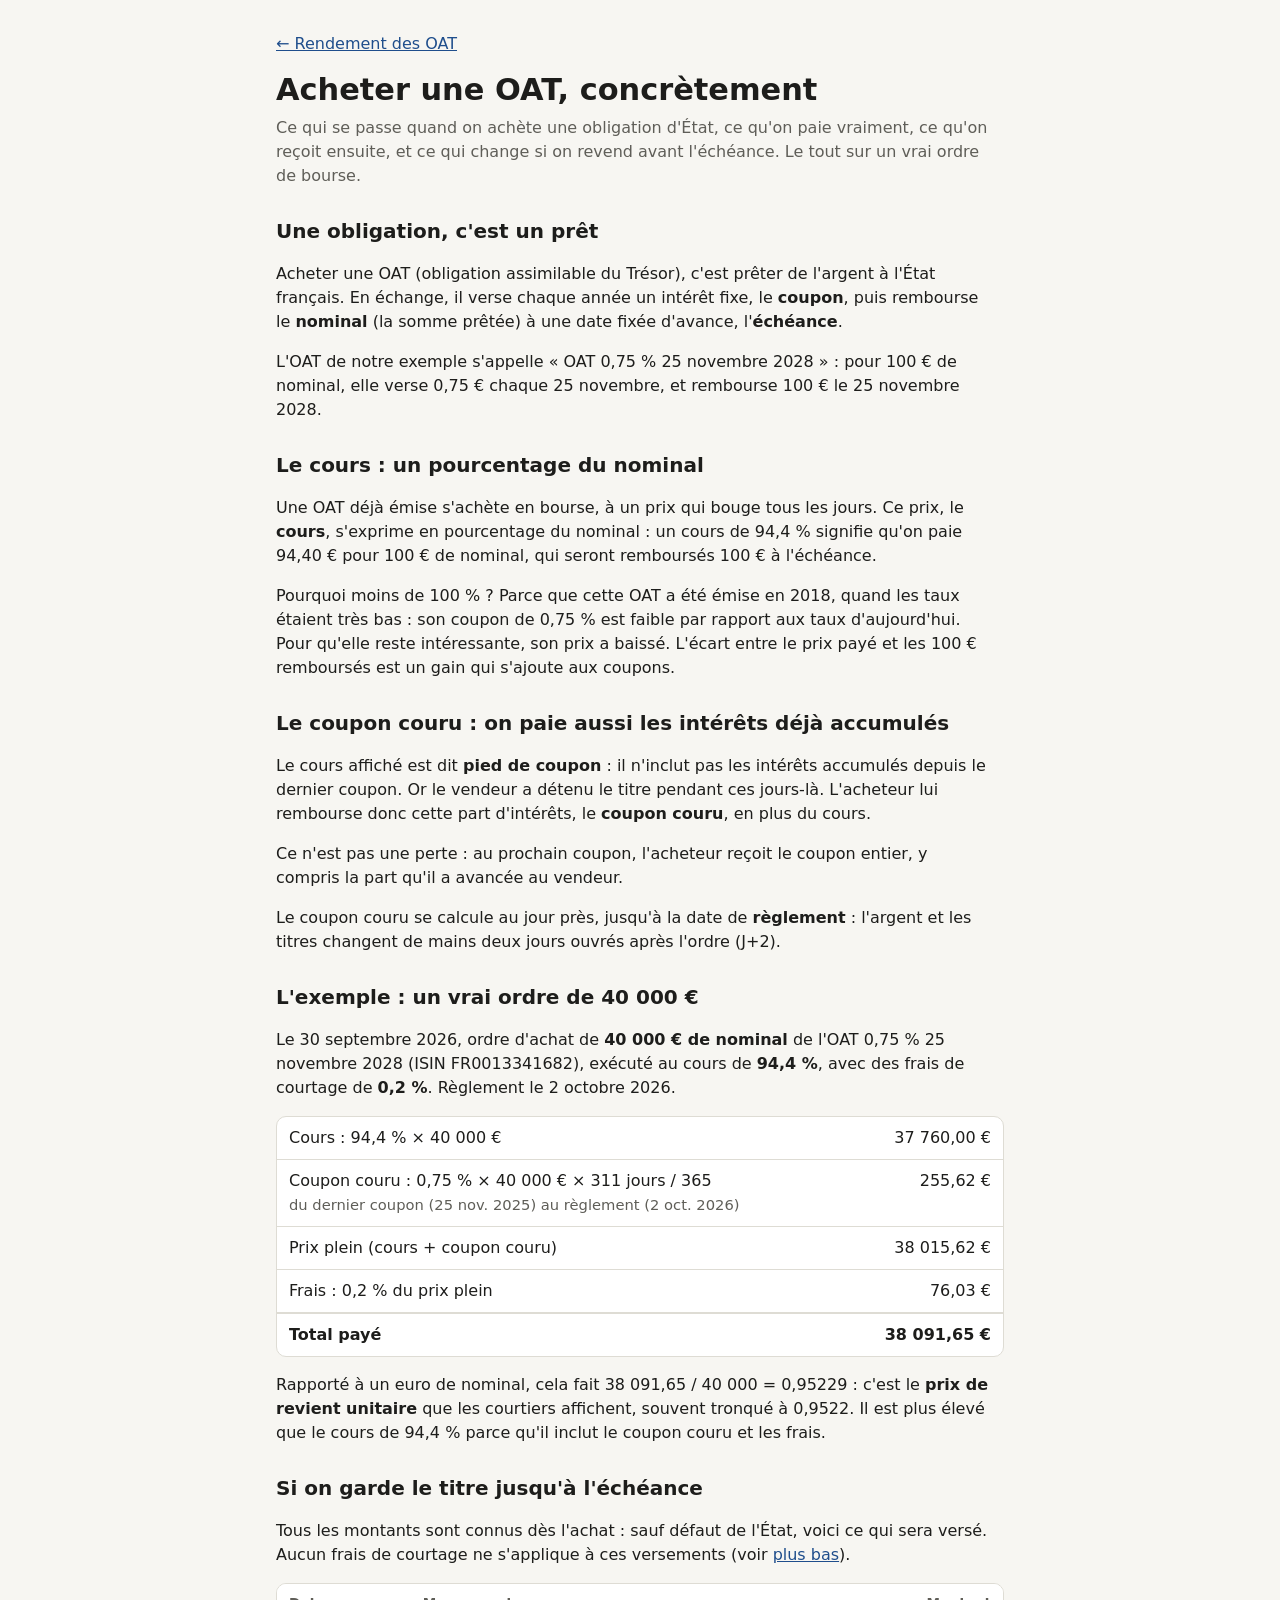
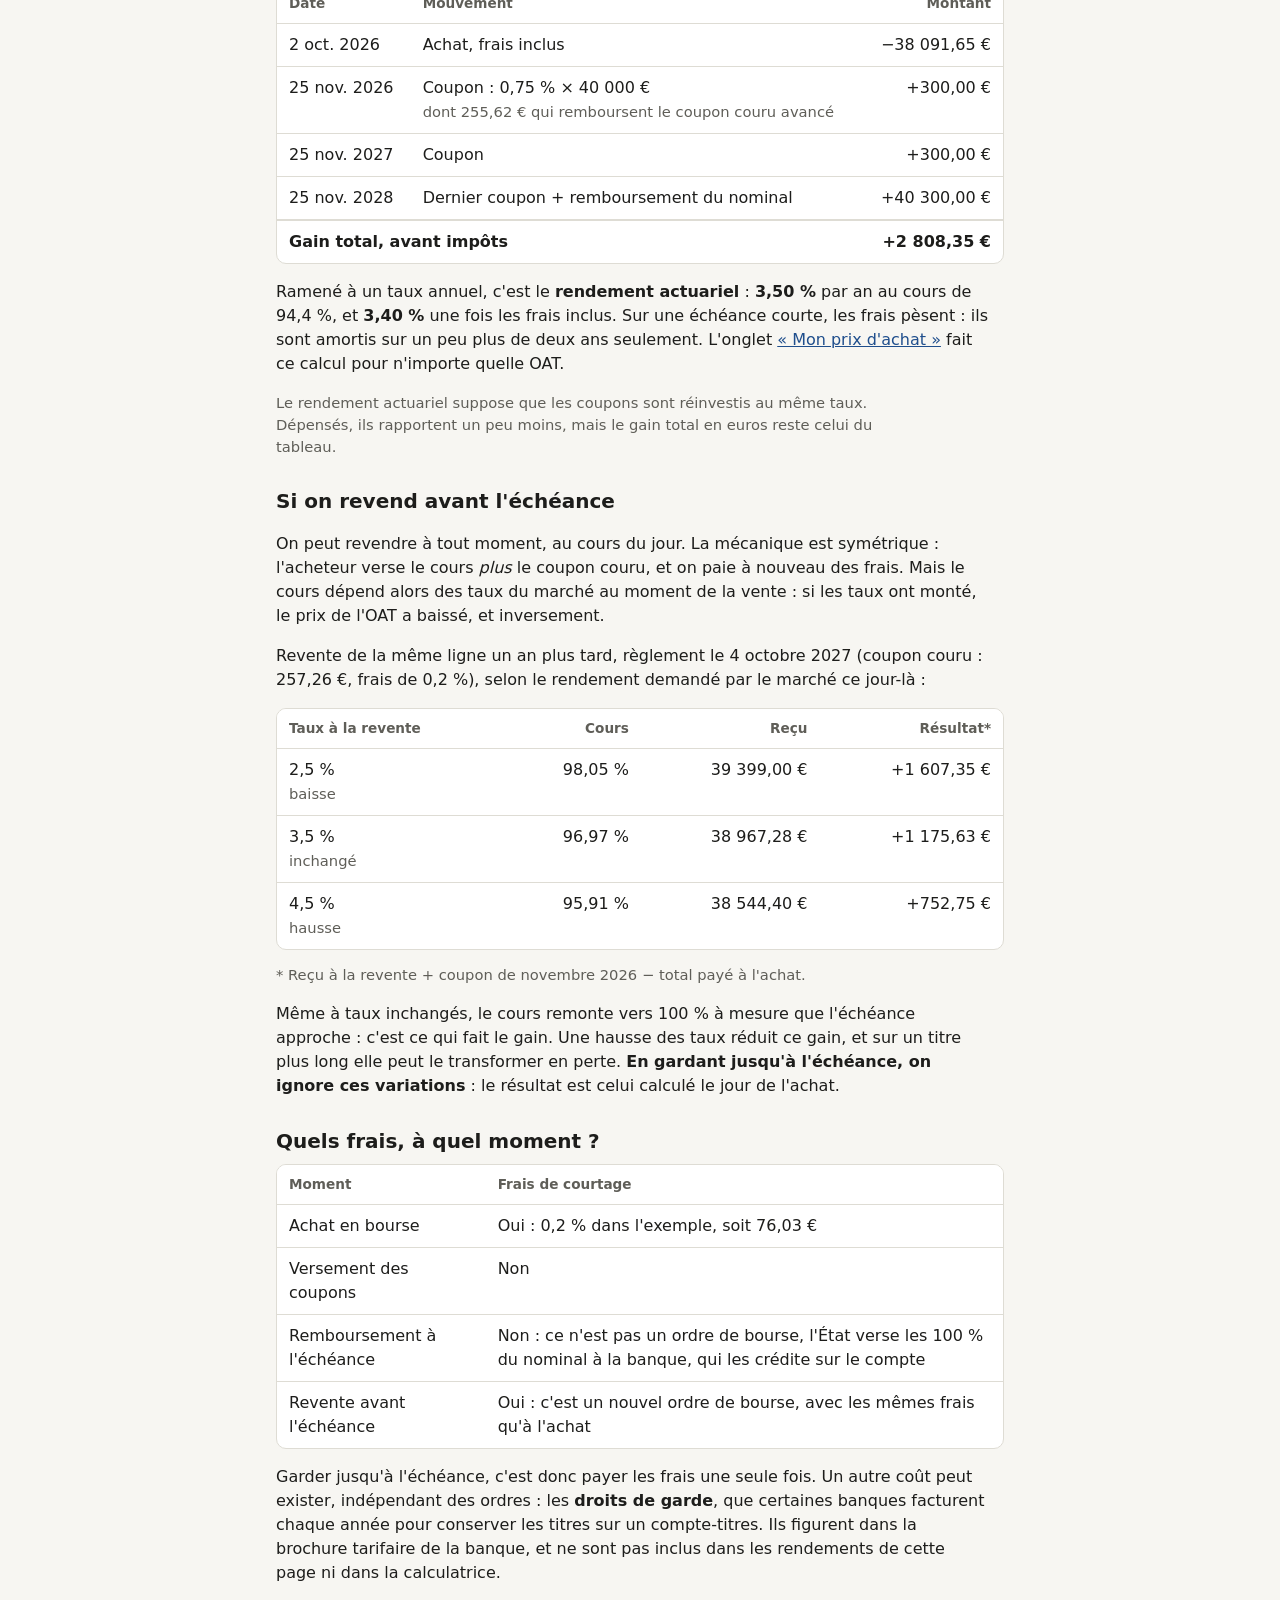
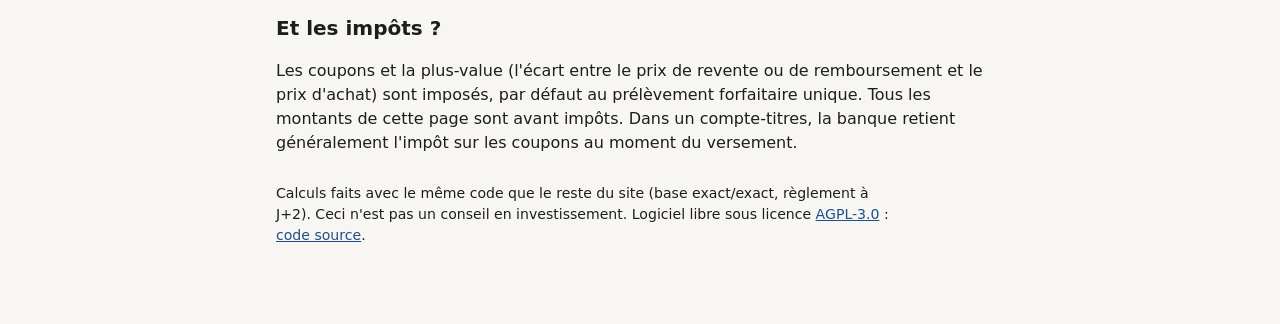
<file: site/comprendre.html>
<!doctype html>
<!-- Copyright (C) 2026 Thomas Pourbaix
     SPDX-License-Identifier: AGPL-3.0-only -->
<html lang="fr">
<head>
<meta charset="utf-8">
<meta name="viewport" content="width=device-width, initial-scale=1">
<title>Comprendre les OAT</title>
<meta name="description" content="Acheter, garder et revendre une obligation d'État, expliqué sur un vrai ordre de bourse : cours, coupon couru, frais, coupons, remboursement, rendement.">
<link rel="stylesheet" href="style.css">
</head>
<body>
<main class="explainer">
  <p class="back"><a href="./">← Rendement des OAT</a></p>
  <header>
    <h1>Acheter une OAT, concrètement</h1>
    <p class="lede">Ce qui se passe quand on achète une obligation d'État, ce qu'on paie vraiment, ce qu'on reçoit ensuite, et ce qui change si on revend avant l'échéance. Le tout sur un vrai ordre de bourse.</p>
  </header>

  <section>
    <h2>Une obligation, c'est un prêt</h2>
    <p>Acheter une OAT (obligation assimilable du Trésor), c'est prêter de l'argent à l'État français. En échange, il verse chaque année un intérêt fixe, le <strong>coupon</strong>, puis rembourse le <strong>nominal</strong> (la somme prêtée) à une date fixée d'avance, l'<strong>échéance</strong>.</p>
    <p>L'OAT de notre exemple s'appelle « OAT 0,75 % 25 novembre 2028 » : pour 100 € de nominal, elle verse 0,75 € chaque 25 novembre, et rembourse 100 € le 25 novembre 2028.</p>
  </section>

  <section>
    <h2>Le cours : un pourcentage du nominal</h2>
    <p>Une OAT déjà émise s'achète en bourse, à un prix qui bouge tous les jours. Ce prix, le <strong>cours</strong>, s'exprime en pourcentage du nominal : un cours de 94,4 % signifie qu'on paie 94,40 € pour 100 € de nominal, qui seront remboursés 100 € à l'échéance.</p>
    <p>Pourquoi moins de 100 % ? Parce que cette OAT a été émise en 2018, quand les taux étaient très bas : son coupon de 0,75 % est faible par rapport aux taux d'aujourd'hui. Pour qu'elle reste intéressante, son prix a baissé. L'écart entre le prix payé et les 100 € remboursés est un gain qui s'ajoute aux coupons.</p>
  </section>

  <section>
    <h2>Le coupon couru : on paie aussi les intérêts déjà accumulés</h2>
    <p>Le cours affiché est dit <strong>pied de coupon</strong> : il n'inclut pas les intérêts accumulés depuis le dernier coupon. Or le vendeur a détenu le titre pendant ces jours-là. L'acheteur lui rembourse donc cette part d'intérêts, le <strong>coupon couru</strong>, en plus du cours.</p>
    <p>Ce n'est pas une perte : au prochain coupon, l'acheteur reçoit le coupon entier, y compris la part qu'il a avancée au vendeur.</p>
    <p>Le coupon couru se calcule au jour près, jusqu'à la date de <strong>règlement</strong> : l'argent et les titres changent de mains deux jours ouvrés après l'ordre (J+2).</p>
  </section>

  <section id="exemple">
    <h2>L'exemple : un vrai ordre de 40 000 €</h2>
    <p>Le 30 septembre 2026, ordre d'achat de <strong>40 000 € de nominal</strong> de l'OAT 0,75 % 25 novembre 2028 (ISIN FR0013341682), exécuté au cours de <strong>94,4 %</strong>, avec des frais de courtage de <strong>0,2 %</strong>. Règlement le 2 octobre 2026.</p>
    <div class="table-wrap">
      <table class="example">
        <tbody>
          <tr><td>Cours : 94,4 % × 40&nbsp;000 €</td><td class="num">37&nbsp;760,00 €</td></tr>
          <tr><td>Coupon couru : 0,75 % × 40&nbsp;000 € × 311 jours / 365<br><span class="muted">du dernier coupon (25 nov. 2025) au règlement (2 oct. 2026)</span></td><td class="num">255,62 €</td></tr>
          <tr><td>Prix plein (cours + coupon couru)</td><td class="num">38&nbsp;015,62 €</td></tr>
          <tr><td>Frais : 0,2 % du prix plein</td><td class="num">76,03 €</td></tr>
          <tr class="total"><td>Total payé</td><td class="num">38&nbsp;091,65 €</td></tr>
        </tbody>
      </table>
    </div>
    <p>Rapporté à un euro de nominal, cela fait 38&nbsp;091,65 / 40&nbsp;000 = 0,95229 : c'est le <strong>prix de revient unitaire</strong> que les courtiers affichent, souvent tronqué à 0,9522. Il est plus élevé que le cours de 94,4 % parce qu'il inclut le coupon couru et les frais.</p>
  </section>

  <section>
    <h2>Si on garde le titre jusqu'à l'échéance</h2>
    <p>Tous les montants sont connus dès l'achat : sauf défaut de l'État, voici ce qui sera versé. Aucun frais de courtage ne s'applique à ces versements (voir <a href="#frais">plus bas</a>).</p>
    <div class="table-wrap">
      <table class="example">
        <thead><tr><th>Date</th><th>Mouvement</th><th class="num">Montant</th></tr></thead>
        <tbody>
          <tr><td>2 oct. 2026</td><td>Achat, frais inclus</td><td class="num">−38&nbsp;091,65 €</td></tr>
          <tr><td>25 nov. 2026</td><td>Coupon : 0,75 % × 40&nbsp;000 €<br><span class="muted">dont 255,62 € qui remboursent le coupon couru avancé</span></td><td class="num">+300,00 €</td></tr>
          <tr><td>25 nov. 2027</td><td>Coupon</td><td class="num">+300,00 €</td></tr>
          <tr><td>25 nov. 2028</td><td>Dernier coupon + remboursement du nominal</td><td class="num">+40&nbsp;300,00 €</td></tr>
          <tr class="total"><td colspan="2">Gain total, avant impôts</td><td class="num">+2&nbsp;808,35 €</td></tr>
        </tbody>
      </table>
    </div>
    <p>Ramené à un taux annuel, c'est le <strong>rendement actuariel</strong> : <strong>3,50 %</strong> par an au cours de 94,4 %, et <strong>3,40 %</strong> une fois les frais inclus. Sur une échéance courte, les frais pèsent : ils sont amortis sur un peu plus de deux ans seulement. L'onglet <a href="./#calcul">« Mon prix d'achat »</a> fait ce calcul pour n'importe quelle OAT.</p>
    <p class="muted">Le rendement actuariel suppose que les coupons sont réinvestis au même taux. Dépensés, ils rapportent un peu moins, mais le gain total en euros reste celui du tableau.</p>
  </section>

  <section>
    <h2>Si on revend avant l'échéance</h2>
    <p>On peut revendre à tout moment, au cours du jour. La mécanique est symétrique : l'acheteur verse le cours <em>plus</em> le coupon couru, et on paie à nouveau des frais. Mais le cours dépend alors des taux du marché au moment de la vente : si les taux ont monté, le prix de l'OAT a baissé, et inversement.</p>
    <p>Revente de la même ligne un an plus tard, règlement le 4 octobre 2027 (coupon couru : 257,26 €, frais de 0,2 %), selon le rendement demandé par le marché ce jour-là :</p>
    <div class="table-wrap">
      <table class="example">
        <thead><tr><th>Taux à la revente</th><th class="num">Cours</th><th class="num">Reçu</th><th class="num">Résultat*</th></tr></thead>
        <tbody>
          <tr><td>2,5 %<br><span class="muted">baisse</span></td><td class="num">98,05 %</td><td class="num">39&nbsp;399,00 €</td><td class="num">+1&nbsp;607,35 €</td></tr>
          <tr><td>3,5 %<br><span class="muted">inchangé</span></td><td class="num">96,97 %</td><td class="num">38&nbsp;967,28 €</td><td class="num">+1&nbsp;175,63 €</td></tr>
          <tr><td>4,5 %<br><span class="muted">hausse</span></td><td class="num">95,91 %</td><td class="num">38&nbsp;544,40 €</td><td class="num">+752,75 €</td></tr>
        </tbody>
      </table>
    </div>
    <p class="muted">* Reçu à la revente + coupon de novembre 2026 − total payé à l'achat.</p>
    <p>Même à taux inchangés, le cours remonte vers 100 % à mesure que l'échéance approche : c'est ce qui fait le gain. Une hausse des taux réduit ce gain, et sur un titre plus long elle peut le transformer en perte. <strong>En gardant jusqu'à l'échéance, on ignore ces variations</strong> : le résultat est celui calculé le jour de l'achat.</p>
  </section>

  <section id="frais">
    <h2>Quels frais, à quel moment ?</h2>
    <div class="table-wrap">
      <table class="example">
        <thead><tr><th>Moment</th><th>Frais de courtage</th></tr></thead>
        <tbody>
          <tr><td>Achat en bourse</td><td>Oui : 0,2 % dans l'exemple, soit 76,03 €</td></tr>
          <tr><td>Versement des coupons</td><td>Non</td></tr>
          <tr><td>Remboursement à l'échéance</td><td>Non : ce n'est pas un ordre de bourse, l'État verse les 100 % du nominal à la banque, qui les crédite sur le compte</td></tr>
          <tr><td>Revente avant l'échéance</td><td>Oui : c'est un nouvel ordre de bourse, avec les mêmes frais qu'à l'achat</td></tr>
        </tbody>
      </table>
    </div>
    <p>Garder jusqu'à l'échéance, c'est donc payer les frais une seule fois. Un autre coût peut exister, indépendant des ordres : les <strong>droits de garde</strong>, que certaines banques facturent chaque année pour conserver les titres sur un compte-titres. Ils figurent dans la brochure tarifaire de la banque, et ne sont pas inclus dans les rendements de cette page ni dans la calculatrice.</p>
  </section>

  <section>
    <h2>Et les impôts ?</h2>
    <p>Les coupons et la plus-value (l'écart entre le prix de revente ou de remboursement et le prix d'achat) sont imposés, par défaut au prélèvement forfaitaire unique. Tous les montants de cette page sont avant impôts. Dans un compte-titres, la banque retient généralement l'impôt sur les coupons au moment du versement.</p>
  </section>

  <p class="source">Calculs faits avec le même code que le reste du site (base exact/exact, règlement à J+2). Ceci n'est pas un conseil en investissement. Logiciel libre sous licence <a href="https://www.gnu.org/licenses/agpl-3.0.html">AGPL-3.0</a> : <a href="https://github.com/thomas-pourbaix/oat-rendements">code source</a>.</p>
</main>
</body>
</html>
</file>
<file: site/style.css>
/* Copyright (C) 2026 Thomas Pourbaix
   SPDX-License-Identifier: AGPL-3.0-only */

:root {
  --bg: #f7f6f2;
  --surface: #ffffff;
  --text: #1d1d1b;
  --muted: #5f5e58;
  --border: #dedcd4;
  --accent: #1f4e8c;
  --accent-soft: #e6eef8;
  --best: #1c6b3a;
  --warn: #9a5b00;
  color-scheme: light;
}
@media (prefers-color-scheme: dark) {
  :root {
    --bg: #151514;
    --surface: #1f1f1d;
    --text: #ecebe6;
    --muted: #a3a29b;
    --border: #3a3935;
    --accent: #8db4ea;
    --accent-soft: #22324a;
    --best: #7fd19c;
    --warn: #e6b566;
    color-scheme: dark;
  }
}

* { box-sizing: border-box; }
body {
  margin: 0;
  background: var(--bg);
  color: var(--text);
  font: 16px/1.5 system-ui, -apple-system, "Segoe UI", Roboto, sans-serif;
}
main { max-width: 1100px; margin: 0 auto; padding: 32px 16px 64px; }
h1 { font-size: 1.9rem; line-height: 1.2; margin: 0 0 8px; }
h2 { font-size: 1.15rem; margin: 0 0 8px; }
.lede { color: var(--muted); margin: 0 0 24px; max-width: 70ch; }
a { color: var(--accent); }

.controls {
  display: grid;
  grid-template-columns: minmax(0, 1fr) minmax(0, 1.4fr);
  gap: 16px;
  background: var(--surface);
  border: 1px solid var(--border);
  border-radius: 10px;
  padding: 16px;
}
.horizon label { display: block; }
.horizon input[type=range] { width: 100%; margin: 8px 0 12px; accent-color: var(--accent); }
.horizon strong { font-size: 1.25rem; }
.window { display: flex; align-items: center; gap: 8px; }
.window label { display: inline; }
select {
  font: inherit; color: var(--text); background: var(--bg);
  border: 1px solid var(--border); border-radius: 6px; padding: 4px 8px;
}
fieldset { border: 0; margin: 0; padding: 0; display: flex; flex-wrap: wrap; gap: 6px 18px; align-content: start; }
legend { font-weight: 600; margin-bottom: 6px; padding: 0; }
fieldset label { white-space: nowrap; }
input[type=checkbox] { accent-color: var(--accent); }

.summary { margin: 20px 0 10px; color: var(--muted); }
.summary strong { color: var(--text); }

.table-wrap {
  overflow-x: auto;
  background: var(--surface);
  border: 1px solid var(--border);
  border-radius: 10px;
}
table { border-collapse: collapse; width: 100%; font-variant-numeric: tabular-nums; }
th, td { padding: 9px 12px; text-align: left; border-bottom: 1px solid var(--border); white-space: nowrap; }
th {
  font-size: 0.85rem; color: var(--muted); font-weight: 600;
  cursor: pointer; user-select: none; position: sticky; top: 0; background: var(--surface);
}
th[aria-sort=ascending]::after { content: " ▲"; }
th[aria-sort=descending]::after { content: " ▼"; }
.num { text-align: right; }
tbody tr:last-child td { border-bottom: 0; }
tbody tr:hover { background: var(--accent-soft); }
td .isin {
  display: block; font: inherit; font-size: 0.78rem; color: var(--muted);
  background: none; border: 0; padding: 2px 0; cursor: copy; text-align: left;
}
td .isin:hover { color: var(--accent); text-decoration: underline dotted; }
td.ytm { font-weight: 700; }
tr.best td.ytm { color: var(--best); }
.stale { color: var(--warn); }
.tag {
  display: inline-block; font-size: 0.72rem; padding: 0 6px; margin-left: 6px;
  border-radius: 4px; background: var(--accent-soft); color: var(--accent); vertical-align: 1px;
}
.empty { padding: 24px; text-align: center; color: var(--muted); }

.notes { margin-top: 32px; color: var(--muted); max-width: 80ch; }
.notes ul { padding-left: 20px; }
.notes li { margin-bottom: 6px; }
.notes strong { color: var(--text); }
.source { font-size: 0.88rem; }

.tabs { display: flex; gap: 4px; margin: 0 0 16px; border-bottom: 1px solid var(--border); }
.tabs button {
  font: inherit; font-weight: 600; color: var(--muted); background: none; cursor: pointer;
  border: 0; border-bottom: 3px solid transparent; padding: 8px 14px; margin-bottom: -1px;
}
.tabs button[aria-selected=true] { color: var(--accent); border-bottom-color: var(--accent); }

.calc { grid-template-columns: repeat(3, minmax(0, 1fr)); }
.calc-intro { grid-column: 1 / -1; margin: 0; color: var(--muted); }
.calc label { display: flex; flex-direction: column; gap: 4px; font-weight: 600; }
.calc input {
  font: inherit; font-weight: 400; color: var(--text); background: var(--bg);
  border: 1px solid var(--border); border-radius: 6px; padding: 8px 10px; width: 100%;
}
.calc-result { margin-top: 20px; }
.calc-bond { margin: 0 0 8px; }
.calc-msg { color: var(--muted); }
.calc-ytm { font-size: 1.2rem; margin: 0 0 12px; }
.calc-ytm strong { color: var(--best); white-space: nowrap; }
.calc-details {
  display: grid; grid-template-columns: max-content auto; gap: 6px 16px; margin: 0;
  background: var(--surface); border: 1px solid var(--border); border-radius: 10px; padding: 12px 16px;
  font-variant-numeric: tabular-nums;
}
.calc-details dt { color: var(--muted); }
.calc-details dd { margin: 0; text-align: right; }
.calc-note { font-size: 0.88rem; color: var(--muted); }

.explainer { max-width: 760px; }
.explainer section { margin: 28px 0; }
.explainer h2 { font-size: 1.25rem; }
.explainer p { max-width: 70ch; }
.back { margin: 0 0 16px; }
.muted { color: var(--muted); font-size: 0.92em; }
.example td { white-space: normal; vertical-align: top; }
.example td.num { white-space: nowrap; }
.example th { cursor: default; white-space: normal; }
.example tr.total td { font-weight: 700; border-top: 2px solid var(--border); }
.lede-link { margin: -12px 0 24px; }

@media (max-width: 720px) {
  h1 { font-size: 1.5rem; }
  .controls, .calc { grid-template-columns: 1fr; }
  .calc-details { grid-template-columns: 1fr auto; }
  .example th, .example td { padding: 8px; font-size: 0.92rem; }
}
</file>
